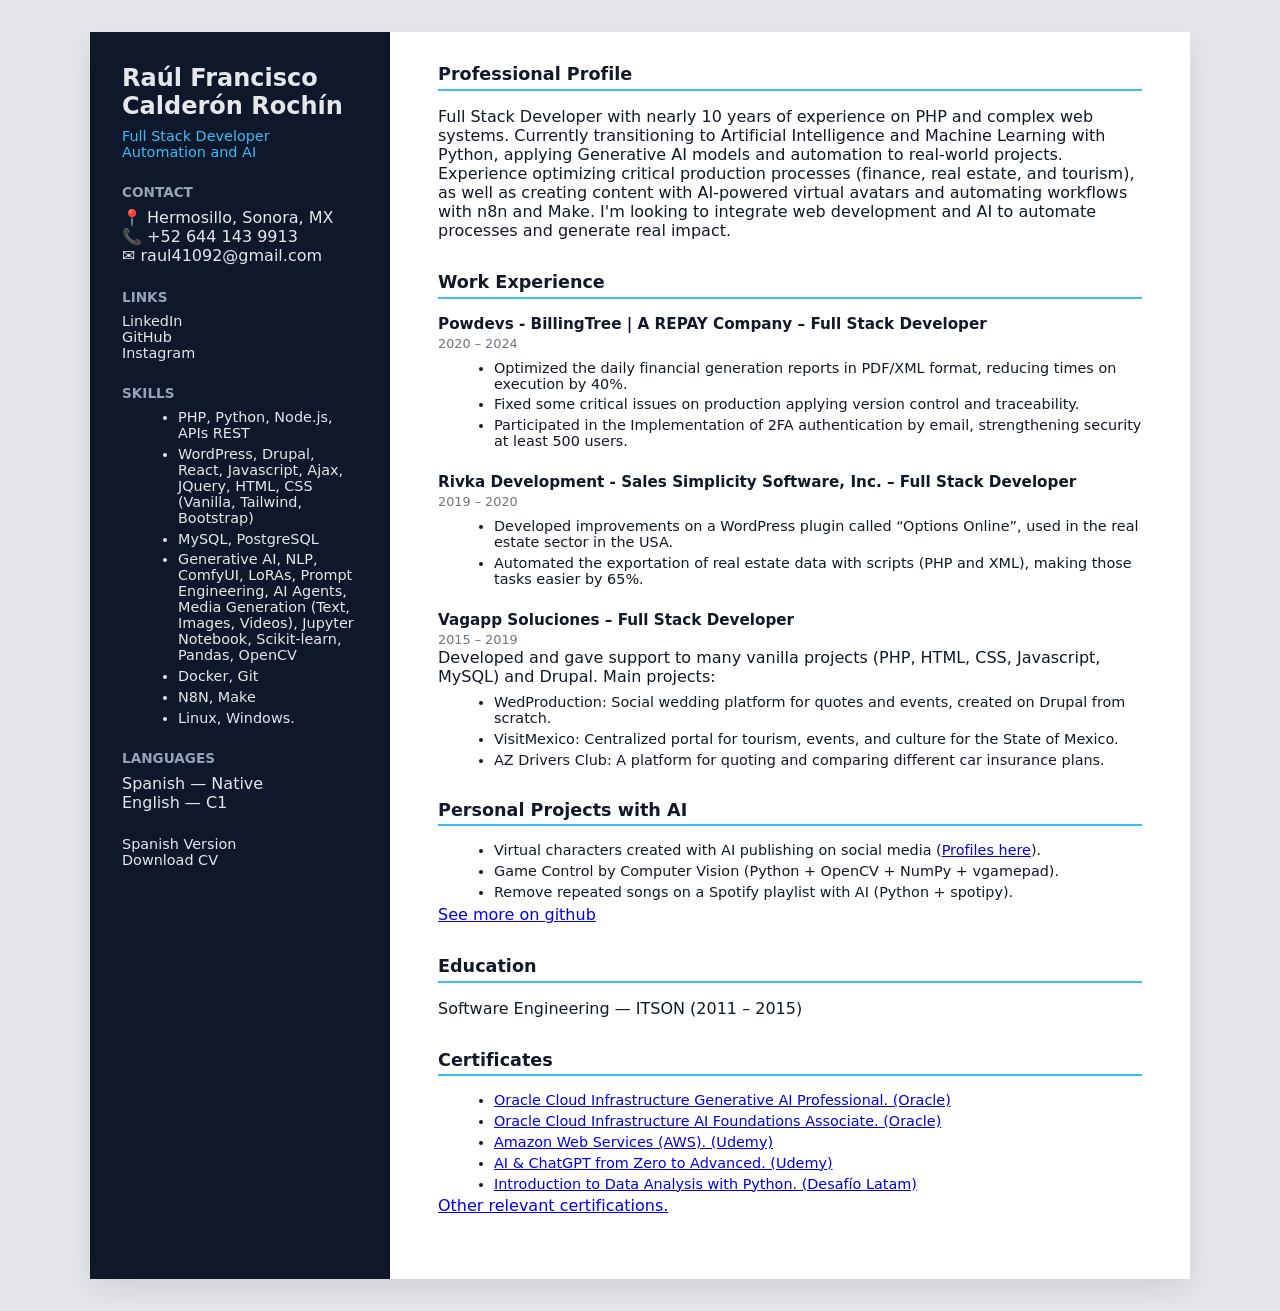
<file: docs/index.html>
<!DOCTYPE html>
<html lang="es">
<head>
  <meta charset="UTF-8" />
  <meta name="viewport" content="width=device-width, initial-scale=1.0"/>
  <title>Raúl Calderón | Resume</title>
  <link rel="stylesheet" href="assets/css/styles.css">
</head>
<body>

<div class="cv-container">

  <aside class="sidebar">
    <h1>Raúl Francisco<br>Calderón Rochín</h1>
    <p class="role">Full Stack Developer<br>Automation and AI</p>

    <section>
      <h3>Contact</h3>
      <p>📍 Hermosillo, Sonora, MX</p>
      <p>📞 +52 644 143 9913</p>
      <p>✉️ raul41092@gmail.com</p>
    </section>

    <section>
      <h3>Links</h3>
      <a href="https://www.linkedin.com/in/raulcalderon41092/" target="_blank">LinkedIn</a>
      <a href="https://github.com/RaulCalderon" target="_blank">GitHub</a>
      <a href="https://www.instagram.com/raul.41092/" target="_blank">Instagram</a>
    </section>

    <section>
      <h3>Skills</h3>
      <ul>
        <li>PHP, Python, Node.js, APIs REST</li>
        <li>WordPress, Drupal, React, Javascript, Ajax, JQuery, HTML, CSS (Vanilla, Tailwind, Bootstrap)</li>
        <li>MySQL, PostgreSQL</li>
        <li>Generative AI, NLP, ComfyUI, LoRAs, Prompt Engineering, AI Agents, Media Generation (Text, Images, Videos), Jupyter Notebook, Scikit-learn, Pandas, OpenCV</li>
        <li>Docker, Git</li>
        <li>N8N, Make</li>
        <li>Linux, Windows.</li>
      </ul>
    </section>

    <section>
      <h3>Languages</h3>
      <p>Spanish — Native</p>
      <p>English — C1</p>
    </section>

    <section>
      <a href="index_spanish.html">
        Spanish Version
      </a>
      <a href="resumes/Raul_FullStackDev_EnglishResume_2026.pdf" target="_blank" download>
        Download CV
      </a>
    </section>
  </aside>

  <main class="content">

    <section class="block reveal">
      <h2>Professional Profile</h2>
      <p>
        Full Stack Developer with nearly 10 years of experience on PHP and complex web systems.
        Currently transitioning to Artificial Intelligence and Machine Learning with Python, 
        applying Generative AI models and automation to real-world projects.
      </p>
      <p>
        Experience optimizing critical production processes (finance, real estate, and tourism),
        as well as creating content with AI-powered virtual avatars and automating workflows with n8n and Make.
        I'm looking to integrate web development and AI to automate processes and generate real impact.
      </p>
    </section>

    <section class="block reveal">
      <h2>Work Experience</h2>

      <div class="job">
        <h4>Powdevs - BillingTree | A REPAY Company – Full Stack Developer</h4>
        <span>2020 – 2024</span>
        <ul>
          <li>Optimized the daily financial generation reports in PDF/XML format, reducing times on execution by 40%.</li>
          <li>Fixed some critical issues on production applying version control and traceability.</li>
          <li>Participated in the Implementation of 2FA authentication by email, strengthening security at least 500 users.</li>
        </ul>
      </div>

      <div class="job">
        <h4>Rivka Development - Sales Simplicity Software, Inc. – Full Stack Developer</h4>
        <span>2019 – 2020</span>
        <ul>
          <li>Developed improvements on a WordPress plugin called “Options Online”, used in the real estate sector in the USA.</li>
          <li>Automated the exportation of real estate data with scripts (PHP and XML), making those tasks easier by 65%.</li>
        </ul>
      </div>

      <div class="job">
        <h4>Vagapp Soluciones – Full Stack Developer</h4>
        <span>2015 – 2019</span>
        <p>Developed and gave support to many vanilla projects (PHP, HTML, CSS, Javascript, MySQL) and Drupal.
          Main projects:</p>
        
        <ul>
          <li>WedProduction: Social wedding platform for quotes and events, created on Drupal from scratch.</li>
          <li>VisitMexico: Centralized portal for tourism, events, and culture for the State of Mexico.</li>
          <li>AZ Drivers Club: A platform for quoting and comparing different car insurance plans.</li>
        </ul>
      </div>
    </section>

    <section class="block reveal">
      <h2>Personal Projects with AI</h2>
      <ul>
        <li>Virtual characters created with AI publishing on social media (<a href="avatars_english.html" target="_blank">Profiles here</a>).</li>
        <li>Game Control by Computer Vision (Python + OpenCV + NumPy + vgamepad).</li>
        <li>Remove repeated songs on a Spotify playlist with AI (Python + spotipy).</li>
      </ul>
      <a href="https://github.com/RaulCalderon">See more on github</a>
    </section>

    <section class="block reveal">
      <h2>Education</h2>
      <p>Software Engineering — ITSON (2011 – 2015)</p>
    </section>

    <section class="block reveal">
      <h2>Certificates</h2>
      <ul>
        <li><a href="#" target="_blank">Oracle Cloud Infrastructure Generative AI Professional. (Oracle)</a></li>
        <li><a href="#" target="_blank">Oracle Cloud Infrastructure AI Foundations Associate. (Oracle)</a></li>
        <li><a href="#" target="_blank">Amazon Web Services (AWS). (Udemy)</a></li>
        <li><a href="#" target="_blank">AI & ChatGPT from Zero to Advanced. (Udemy)</a></li>
        <li><a href="#" target="_blank">Introduction to Data Analysis with Python. (Desafío Latam)</a></li>
      </ul>
      <a href="https://www.linkedin.com/in/raulcalderon41092/details/certifications/" target="_blank">Other relevant certifications.</a>
    </section>

  </main>
</div>

<script src="assets/js/script.js"></script>
</body>
</html>
</file>
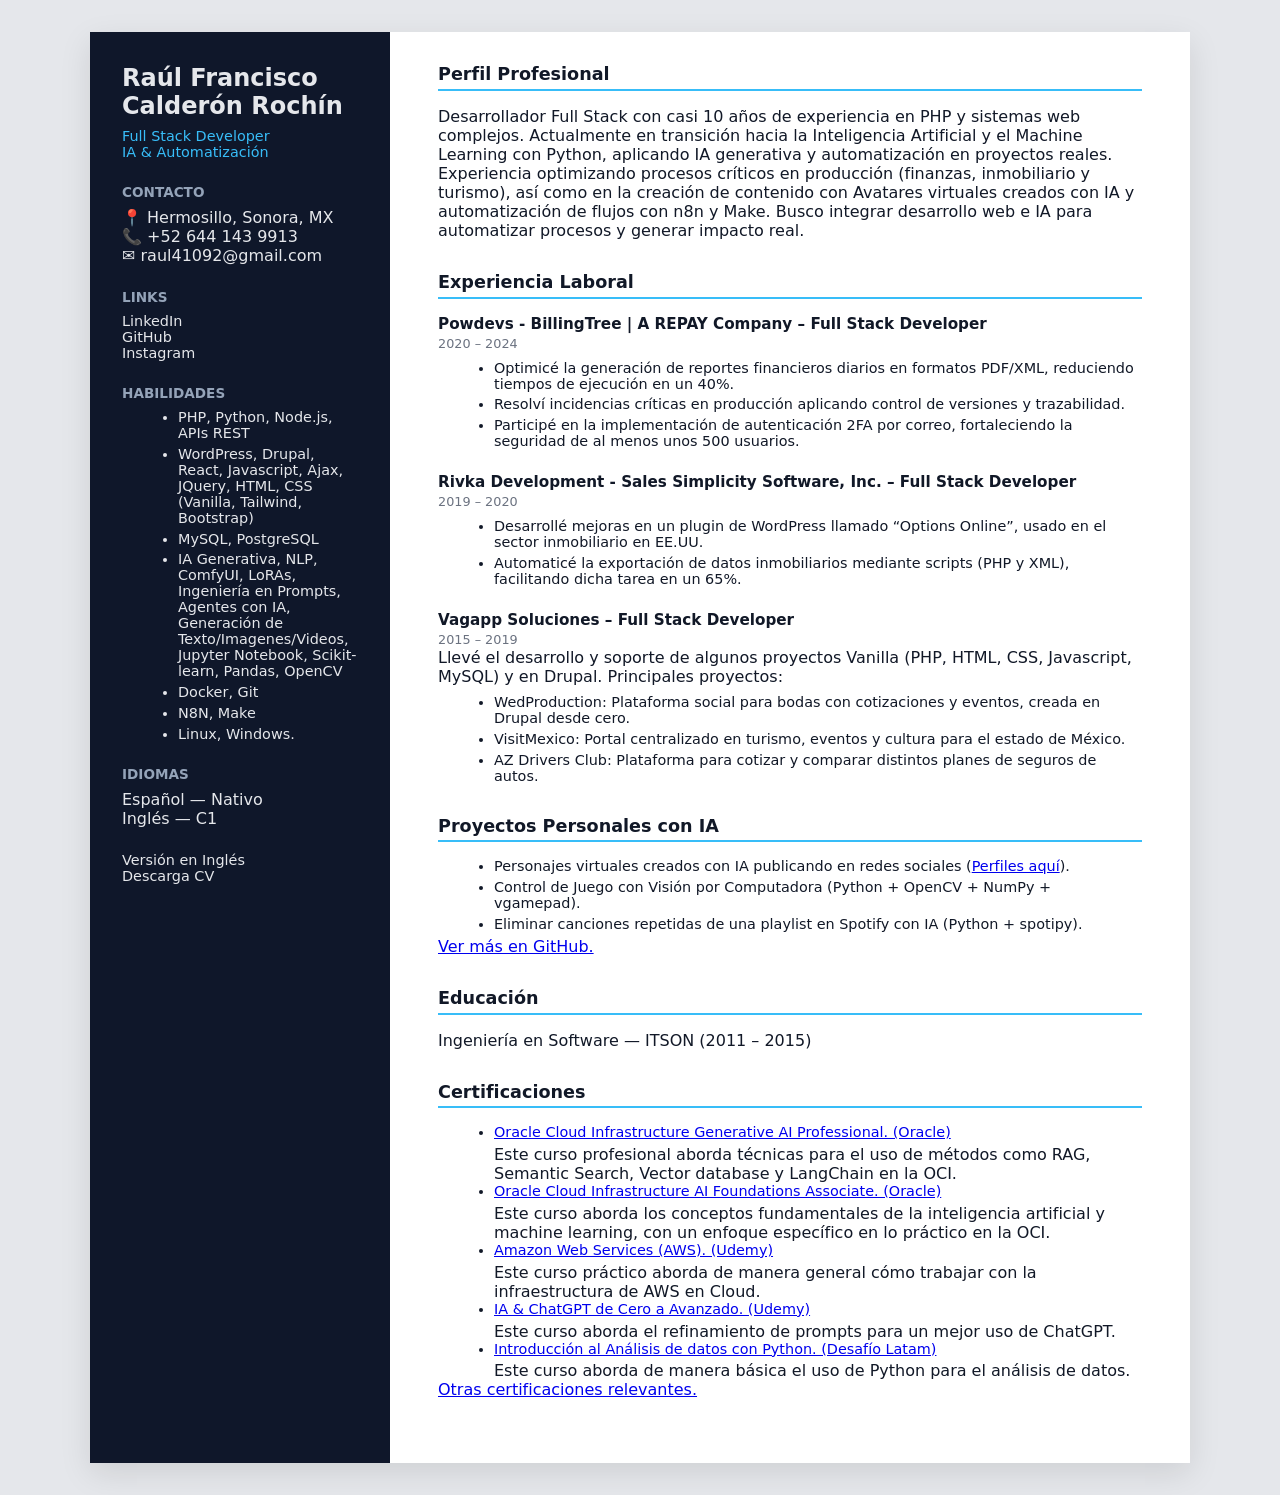
<file: docs/index_spanish.html>
<!DOCTYPE html>
<html lang="es">
<head>
  <meta charset="UTF-8" />
  <meta name="viewport" content="width=device-width, initial-scale=1.0"/>
  <title>Raúl Calderón | CV</title>
  <link rel="stylesheet" href="assets/css/styles.css">
</head>
<body>

<div class="cv-container">

  <aside class="sidebar">
    <h1>Raúl Francisco<br>Calderón Rochín</h1>
    <p class="role">Full Stack Developer<br>IA & Automatización</p>

    <section>
      <h3>Contacto</h3>
      <p>📍 Hermosillo, Sonora, MX</p>
      <p>📞 +52 644 143 9913</p>
      <p>✉️ raul41092@gmail.com</p>
    </section>

    <section>
      <h3>Links</h3>
      <a href="https://www.linkedin.com/in/raulcalderon41092/" target="_blank">LinkedIn</a>
      <a href="https://github.com/RaulCalderon" target="_blank">GitHub</a>
      <a href="https://www.instagram.com/raul.41092/" target="_blank">Instagram</a>
    </section>

    <section>
      <h3>Habilidades</h3>
      <ul>
        <li>PHP, Python, Node.js, APIs REST</li>
        <li>WordPress, Drupal, React, Javascript, Ajax, JQuery, HTML, CSS (Vanilla, Tailwind, Bootstrap)</li>
        <li>MySQL, PostgreSQL</li>
        <li>IA Generativa, NLP, ComfyUI, LoRAs, Ingeniería en Prompts, Agentes con IA, Generación de Texto/Imagenes/Videos, Jupyter Notebook, Scikit-learn, Pandas, OpenCV</li>
        <li>Docker, Git</li>
        <li>N8N, Make</li>
        <li>Linux, Windows.</li>
      </ul>
    </section>

    <section>
      <h3>Idiomas</h3>
      <p>Español — Nativo</p>
      <p>Inglés — C1</p>
    </section>

    <section>
      <a href="index.html">
        Versión en Inglés
      </a>
      <a href="resumes/Raul_FullStackDev_SpanishResume_2026.pdf" target="_blank" download>
        Descarga CV
      </a>
    </section>
  </aside>

  <main class="content">

    <section class="block reveal">
      <h2>Perfil Profesional</h2>
      <p>
        Desarrollador Full Stack con casi 10 años de experiencia en PHP y sistemas web complejos.
        Actualmente en transición hacia la Inteligencia Artificial y el Machine Learning con Python,
        aplicando IA generativa y automatización en proyectos reales.
      </p>
      <p>
        Experiencia optimizando procesos críticos en producción (finanzas, inmobiliario y turismo),
        así como en la creación de contenido con Avatares virtuales creados con IA y automatización de flujos con n8n y Make.
        Busco integrar desarrollo web e IA para automatizar procesos y generar impacto real.
      </p>
    </section>

    <section class="block reveal">
      <h2>Experiencia Laboral</h2>

      <div class="job">
        <h4>Powdevs - BillingTree | A REPAY Company – Full Stack Developer</h4>
        <span>2020 – 2024</span>
        <ul>
          <li>Optimicé la generación de reportes financieros diarios en formatos PDF/XML, reduciendo tiempos de ejecución en un 40%.</li>
          <li>Resolví incidencias críticas en producción aplicando control de versiones y trazabilidad.</li>
          <li>Participé en la implementación de autenticación 2FA por correo, fortaleciendo la seguridad de al menos unos 500 usuarios.</li>
        </ul>
      </div>

      <div class="job">
        <h4>Rivka Development - Sales Simplicity Software, Inc. – Full Stack Developer</h4>
        <span>2019 – 2020</span>
        <ul>
          <li>Desarrollé mejoras en un plugin de WordPress llamado “Options Online”, usado en el sector inmobiliario en EE.UU.</li>
          <li>Automaticé la exportación de datos inmobiliarios mediante scripts (PHP y XML), facilitando dicha tarea en un 65%.</li>
        </ul>
      </div>

      <div class="job">
        <h4>Vagapp Soluciones – Full Stack Developer</h4>
        <span>2015 – 2019</span>
        <p>Llevé el desarrollo y soporte de algunos proyectos Vanilla (PHP, HTML, CSS, Javascript, MySQL) y en Drupal.
        Principales proyectos:</p>
        
        <ul>
          <li>WedProduction: Plataforma social para bodas con cotizaciones y eventos, creada en Drupal desde cero.</li>
          <li>VisitMexico: Portal centralizado en turismo, eventos y cultura para el estado de México.</li>
          <li>AZ Drivers Club: Plataforma para cotizar y comparar distintos planes de seguros de autos.</li>
        </ul>
      </div>
    </section>

    <section class="block reveal">
      <h2>Proyectos Personales con IA</h2>
      <ul>
        <li>Personajes virtuales creados con IA publicando en redes sociales (<a href="avatars_spanish.html" target="_blank">Perfiles aquí</a>).</li>
        <li>Control de Juego con Visión por Computadora (Python + OpenCV + NumPy + vgamepad).</li>
        <li>Eliminar canciones repetidas de una playlist en Spotify con IA (Python + spotipy).</li>
      </ul>
      <a href="https://github.com/RaulCalderon">Ver más en GitHub.</a>
    </section>

    <section class="block reveal">
      <h2>Educación</h2>
      <p>Ingeniería en Software — ITSON (2011 – 2015)</p>
    </section>

    <section class="block reveal">
      <h2>Certificaciones</h2>
      <ul>
        <li><a href="#" target="_blank">Oracle Cloud Infrastructure Generative AI Professional. (Oracle)</a></li>
        Este curso profesional aborda técnicas para el uso de métodos como RAG, Semantic Search, Vector database y LangChain en la OCI.
        <li><a href="#" target="_blank">Oracle Cloud Infrastructure AI Foundations Associate. (Oracle)</a></li>
        Este curso aborda los conceptos fundamentales de la inteligencia artificial y machine learning, con un enfoque específico en lo práctico en la OCI.
        <li><a href="#" target="_blank">Amazon Web Services (AWS). (Udemy)</a></li>
        Este curso práctico aborda de manera general cómo trabajar con la infraestructura de AWS en Cloud.
        <li><a href="#" target="_blank">IA & ChatGPT de Cero a Avanzado. (Udemy)</a></li>
        Este curso aborda el refinamiento de prompts para un mejor uso de ChatGPT.
        <li><a href="#" target="_blank">Introducción al Análisis de datos con Python. (Desafío Latam)</a></li>
        Este curso aborda de manera básica el uso de Python para el análisis de datos.
      </ul>
      <a href="https://www.linkedin.com/in/raulcalderon41092/details/certifications/" target="_blank">Otras certificaciones relevantes.</a>
    </section>

  </main>
</div>

<script src="assets/js/script.js"></script>
</body>
</html>
</file>
<file: docs/assets/css/styles.css>
* {
  box-sizing: border-box;
  margin: 0;
  font-family: system-ui, sans-serif;
}

body {
  background: #e5e7eb;
  color: #111827;
}

.cv-container {
  max-width: 1100px;
  margin: 2rem auto;
  display: grid;
  grid-template-columns: 300px 1fr;
  background: #fff;
  box-shadow: 0 10px 30px rgba(0,0,0,.1);
}

/* Sidebar */
.sidebar {
  background: #0f172a;
  color: #e5e7eb;
  padding: 2rem;
}

.sidebar h1 {
  font-size: 1.5rem;
  margin-bottom: .5rem;
}

.role {
  font-size: .9rem;
  color: #38bdf8;
  margin-bottom: 1.5rem;
}

.sidebar section {
  margin-bottom: 1.5rem;
}

.sidebar h3 {
  font-size: .85rem;
  text-transform: uppercase;
  color: #94a3b8;
  margin-bottom: .5rem;
}

.sidebar a {
  display: block;
  color: #e5e7eb;
  text-decoration: none;
  font-size: .9rem;
}

/* Content */
.content {
  padding: 2rem 3rem;
}

.block {
  margin-bottom: 2rem;
}

.block h2 {
  font-size: 1.1rem;
  border-bottom: 2px solid #38bdf8;
  padding-bottom: .3rem;
  margin-bottom: 1rem;
}

.job {
  margin-bottom: 1.5rem;
}

.job h4 {
  font-size: .95rem;
}

.job span {
  font-size: .8rem;
  color: #6b7280;
}

ul {
  margin-left: 1rem;
  margin-top: .5rem;
}

li {
  font-size: .9rem;
  margin-bottom: .3rem;
}

/* Scroll reveal */
.reveal {
  opacity: 0;
  transform: translateY(30px);
  transition: .6s ease;
}

.reveal.active {
  opacity: 1;
  transform: translateY(0);
}
</file>
